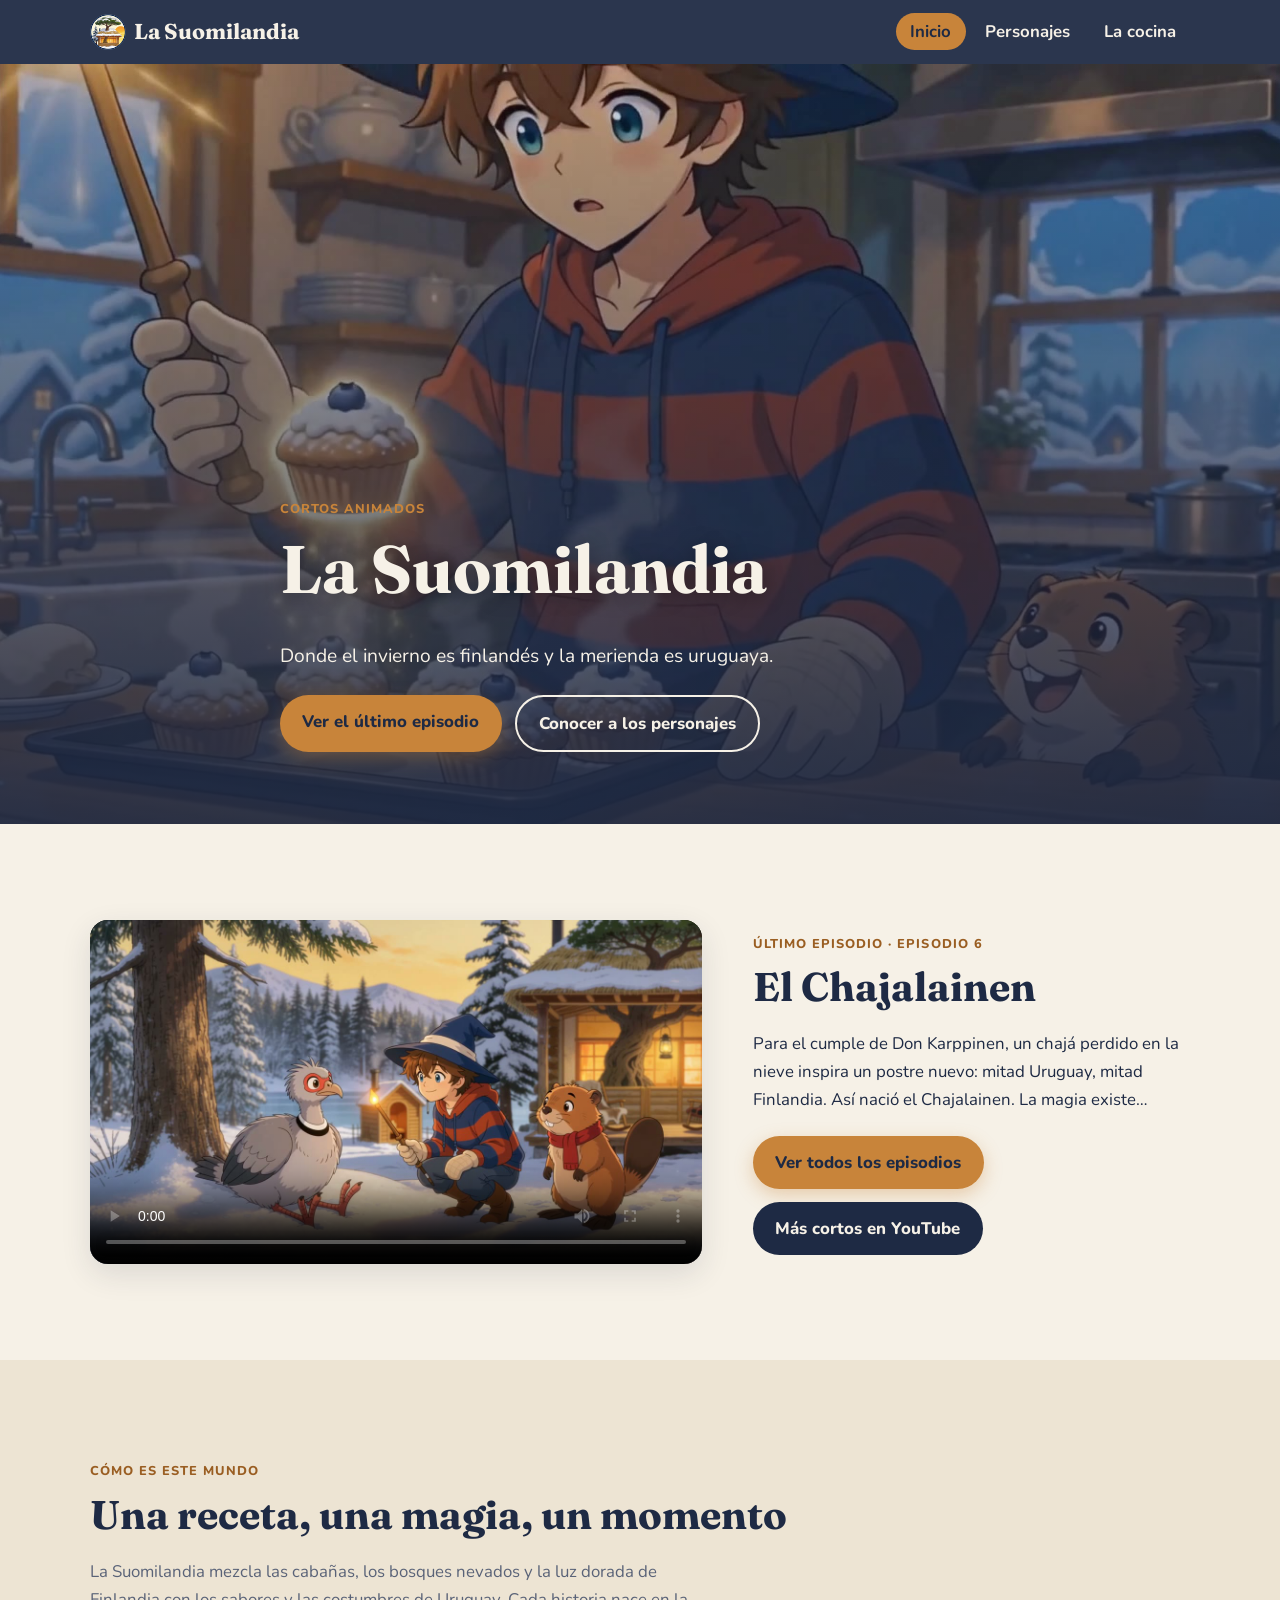
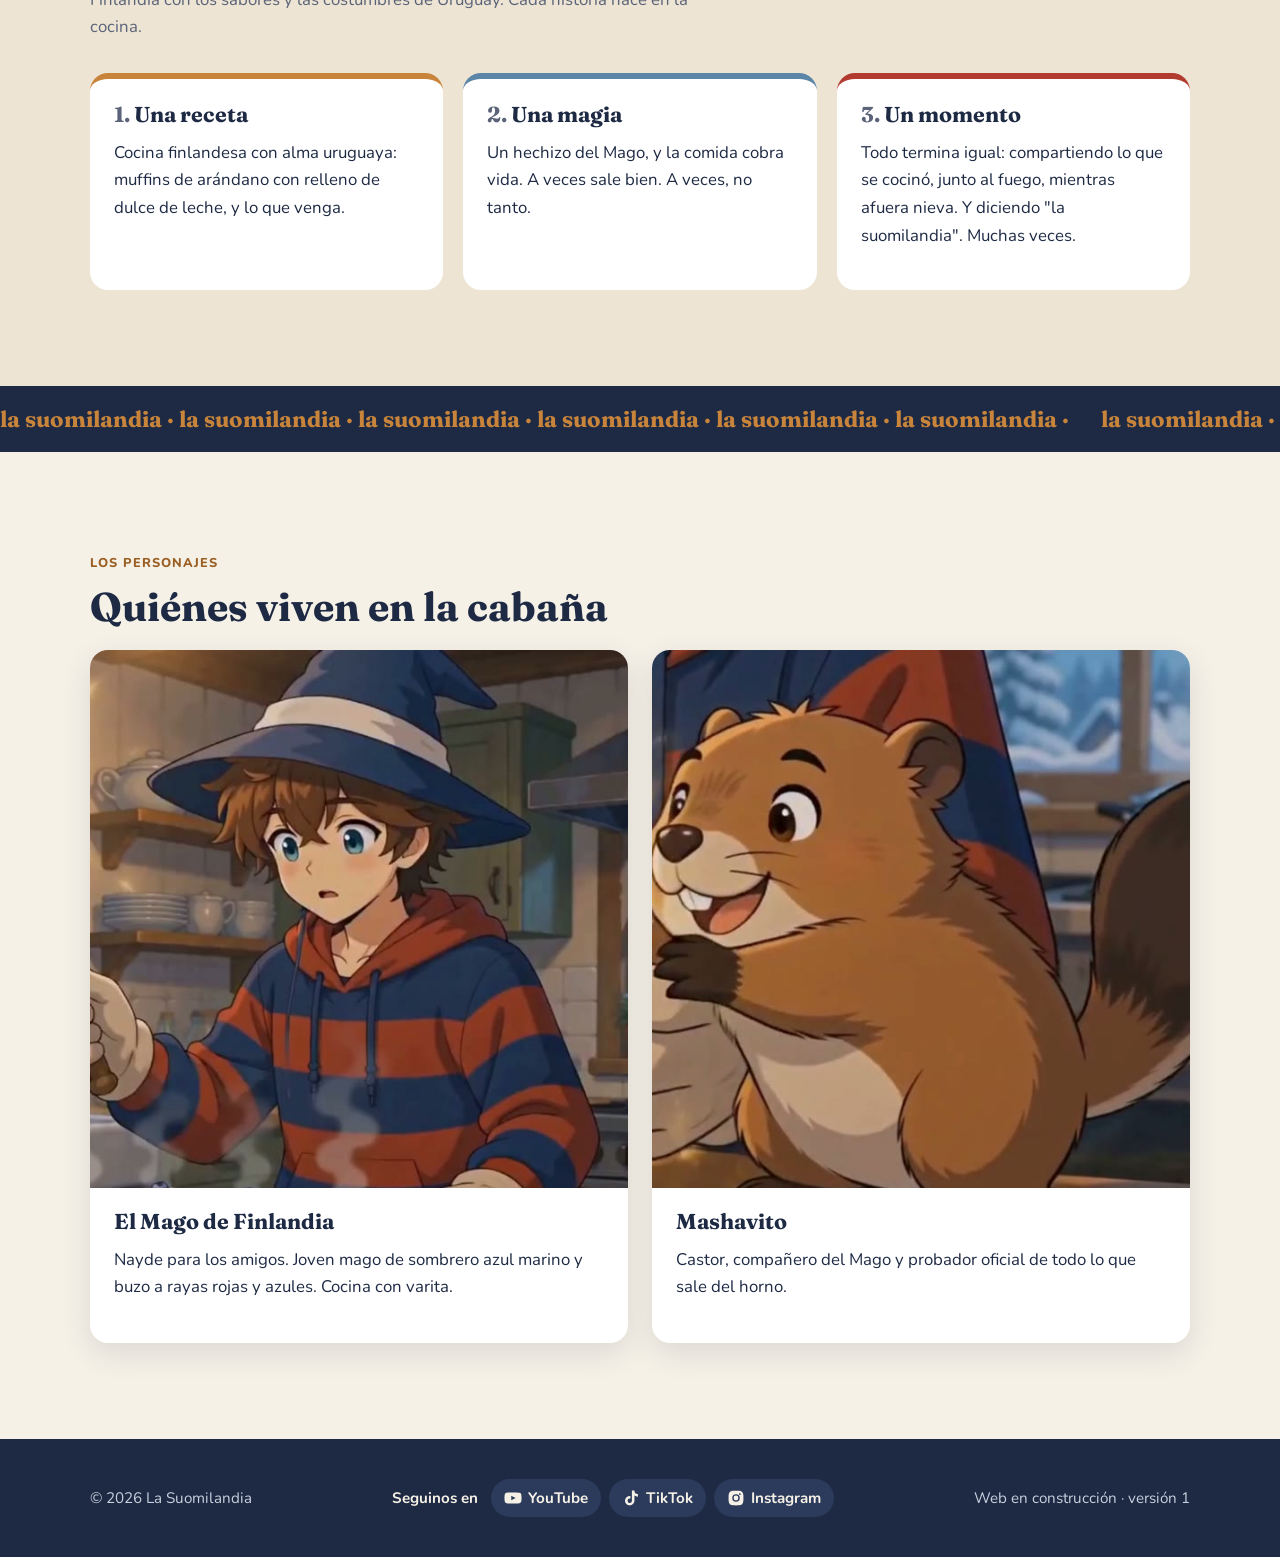
<file: index.html>
<!doctype html>
<html lang="es">
<head>
  <meta charset="utf-8">
  <meta name="viewport" content="width=device-width, initial-scale=1">
  <title>La Suomilandia</title>
  <meta name="description" content="La Suomilandia: un invierno finlandés donde se cocina y se comparte como en Uruguay. Cortos animados con el Mago de Finlandia y Mashavito.">
  <link rel="preconnect" href="https://fonts.googleapis.com">
  <link rel="preconnect" href="https://fonts.gstatic.com" crossorigin>
  <link href="https://fonts.googleapis.com/css2?family=Fraunces:opsz,wght@9..144,600;9..144,700&family=Nunito:wght@400;700;800&display=swap" rel="stylesheet">
  <link rel="stylesheet" href="css/estilos.css">
  <link rel="icon" type="image/png" href="media/icono-64.png">
  <link rel="apple-touch-icon" href="media/icono.png">
</head>
<body>

  <header class="encabezado">
    <div class="contenedor encabezado__fila">
      <a class="logo" href="index.html"><img class="logo__emblema" src="media/icono-64.png" alt="" width="36" height="36"> La Suomilandia</a>
      <button class="menu-boton" aria-expanded="false" aria-controls="menu">Menú</button>
      <ul class="menu" id="menu">
        <li><a href="index.html" aria-current="page">Inicio</a></li>
        <li><a href="personajes.html">Personajes</a></li>
        <li><a href="cocina.html">La cocina</a></li>
      </ul>
    </div>
  </header>

  <main>
    <!-- Portada -->
    <section class="portada">
      <div class="nieve" aria-hidden="true"></div>
      <div class="contenedor portada__texto">
        <span class="etiqueta" style="color: var(--dulce)">Cortos animados</span>
        <h1>La Suomilandia</h1>
        <p>Donde el invierno es finlandés y la merienda es uruguaya.</p>
        <div class="botones">
          <a class="boton" href="#ultimo-episodio">Ver el último episodio</a>
          <a class="boton boton--claro" href="personajes.html">Conocer a los personajes</a>
        </div>
      </div>
    </section>

    <!-- Último episodio -->
    <section class="seccion" id="ultimo-episodio">
      <div class="contenedor dos-columnas">
        <div class="video">
          <video controls preload="metadata" poster="media/chajalainen-poster.jpg">
            <source src="media/chajalainen-ep6.mp4" type="video/mp4">
            Tu navegador no puede reproducir este video.
          </video>
        </div>
        <div>
          <span class="etiqueta">Último episodio · Episodio 6</span>
          <h2>El Chajalainen</h2>
          <p>Para el cumple de Don Karppinen, un chajá perdido en la nieve inspira un postre nuevo: mitad Uruguay, mitad Finlandia. Así nació el Chajalainen. La magia existe…</p>
          <div class="botones">
            <a class="boton" href="cocina.html">Ver todos los episodios</a>
            <a class="boton" style="background:var(--noche);color:var(--nieve);box-shadow:none" href="https://www.youtube.com/@lasuomilandia" target="_blank" rel="noopener">Más cortos en YouTube</a>
          </div>
        </div>
      </div>
    </section>

    <!-- Concepto -->
    <section class="seccion seccion--madera">
      <div class="contenedor">
        <span class="etiqueta">Cómo es este mundo</span>
        <h2>Una receta, una magia, un momento</h2>
        <p class="seccion__intro">La Suomilandia mezcla las cabañas, los bosques nevados y la luz dorada de Finlandia con los sabores y las costumbres de Uruguay. Cada historia nace en la cocina.</p>
        <div class="pilares">
          <div class="pilar">
            <h3>Una receta</h3>
            <p>Cocina finlandesa con alma uruguaya: muffins de arándano con relleno de dulce de leche, y lo que venga.</p>
          </div>
          <div class="pilar">
            <h3>Una magia</h3>
            <p>Un hechizo del Mago, y la comida cobra vida. A veces sale bien. A veces, no tanto.</p>
          </div>
          <div class="pilar">
            <h3>Un momento</h3>
            <p>Todo termina igual: compartiendo lo que se cocinó, junto al fuego, mientras afuera nieva. Y diciendo "la suomilandia". Muchas veces.</p>
          </div>
        </div>
      </div>
    </section>

    <!-- La tradición: "la suomilandia" por tiempo indefinido -->
    <div class="cinta" role="img" aria-label="la suomilandia, repetido por tiempo indefinido">
      <div class="cinta__pista" aria-hidden="true">
        <span>la suomilandia · la suomilandia · la suomilandia · la suomilandia · la suomilandia · la suomilandia ·</span>
        <span>la suomilandia · la suomilandia · la suomilandia · la suomilandia · la suomilandia · la suomilandia ·</span>
      </div>
    </div>

    <!-- Personajes -->
    <section class="seccion">
      <div class="contenedor">
        <span class="etiqueta">Los personajes</span>
        <h2>Quiénes viven en la cabaña</h2>
        <div class="rejilla">
          <a class="tarjeta tarjeta--personaje" href="personajes.html#mago" style="text-decoration:none;color:inherit">
            <img src="media/mago.jpg" alt="El Mago de Finlandia con su sombrero azul marino y su varita, frente a una bandeja de muffins">
            <div class="tarjeta__cuerpo">
              <h3>El Mago de Finlandia</h3>
              <p>Nayde para los amigos. Joven mago de sombrero azul marino y buzo a rayas rojas y azules. Cocina con varita.</p>
            </div>
          </a>
          <a class="tarjeta tarjeta--personaje" href="personajes.html#mashavito" style="text-decoration:none;color:inherit">
            <img src="media/mashavito.jpg" alt="Mashavito, un castor marrón sonriente, sobre la mesa de la cocina">
            <div class="tarjeta__cuerpo">
              <h3>Mashavito</h3>
              <p>Castor, compañero del Mago y probador oficial de todo lo que sale del horno.</p>
            </div>
          </a>
        </div>
      </div>
    </section>
  </main>

  <footer class="pie">
    <div class="contenedor pie__fila">
      <span>© <span class="anio">2026</span> La Suomilandia</span>
      <nav class="redes" aria-label="Redes sociales">
        <span class="redes__titulo">Seguinos en</span>
        <a href="https://www.youtube.com/@lasuomilandia" target="_blank" rel="noopener"><svg viewBox="0 0 24 24" aria-hidden="true"><path d="M23 7.2a3 3 0 0 0-2.1-2.1C19 4.6 12 4.6 12 4.6s-7 0-8.9.5A3 3 0 0 0 1 7.2 31 31 0 0 0 .6 12a31 31 0 0 0 .4 4.8 3 3 0 0 0 2.1 2.1c1.9.5 8.9.5 8.9.5s7 0 8.9-.5a3 3 0 0 0 2.1-2.1 31 31 0 0 0 .4-4.8 31 31 0 0 0-.4-4.8zM9.7 15V9l5.8 3-5.8 3z"/></svg>YouTube</a>
        <a href="https://www.tiktok.com/@lasuomilandia" target="_blank" rel="noopener"><svg viewBox="0 0 24 24" aria-hidden="true"><path d="M16.6 2h-3.4v13.6a2.9 2.9 0 1 1-2.9-2.9c.3 0 .6 0 .9.1V9.3a6.3 6.3 0 1 0 5.4 6.3V8.7a7.9 7.9 0 0 0 4.6 1.5V6.8a4.6 4.6 0 0 1-4.6-4.8z"/></svg>TikTok</a>
        <a href="https://www.instagram.com/la.suomilandia/" target="_blank" rel="noopener"><svg viewBox="0 0 24 24" aria-hidden="true"><path d="M12 2.2c-2.7 0-3 0-4 .1-3.6.2-5.6 2.2-5.8 5.8-.1 1-.1 1.3-.1 3.9s0 3 .1 4c.2 3.6 2.2 5.6 5.8 5.8 1 .1 1.3.1 4 .1s3 0 4-.1c3.6-.2 5.6-2.2 5.8-5.8.1-1 .1-1.3.1-4s0-3-.1-3.9c-.2-3.6-2.2-5.6-5.8-5.8-1-.1-1.3-.1-4-.1zm0 4.8a5 5 0 1 1 0 10 5 5 0 0 1 0-10zm0 1.8a3.2 3.2 0 1 0 0 6.4 3.2 3.2 0 0 0 0-6.4zm5.2-3.2a1.2 1.2 0 1 1 0 2.4 1.2 1.2 0 0 1 0-2.4z"/></svg>Instagram</a>
      </nav>
      <span>Web en construcción · versión 1</span>
    </div>
  </footer>

  <script src="js/principal.js"></script>
</body>
</html>
</file>
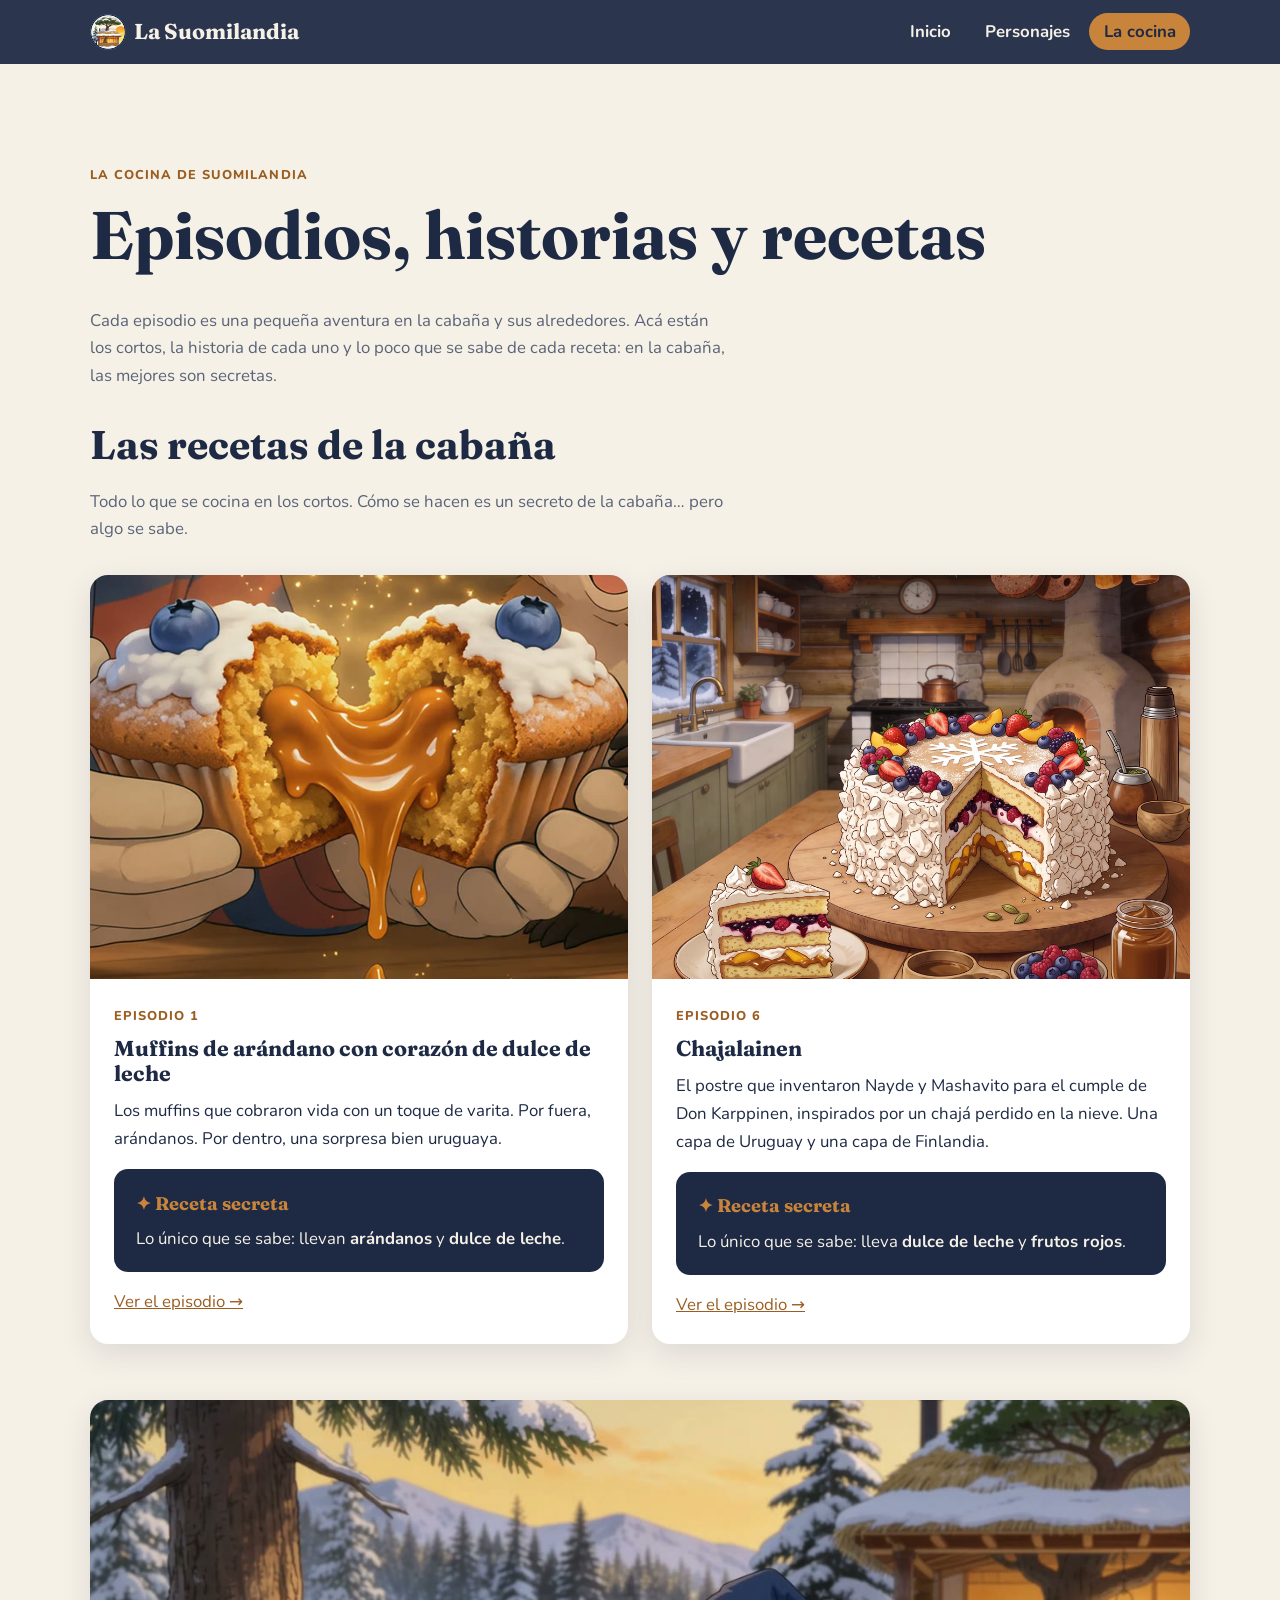
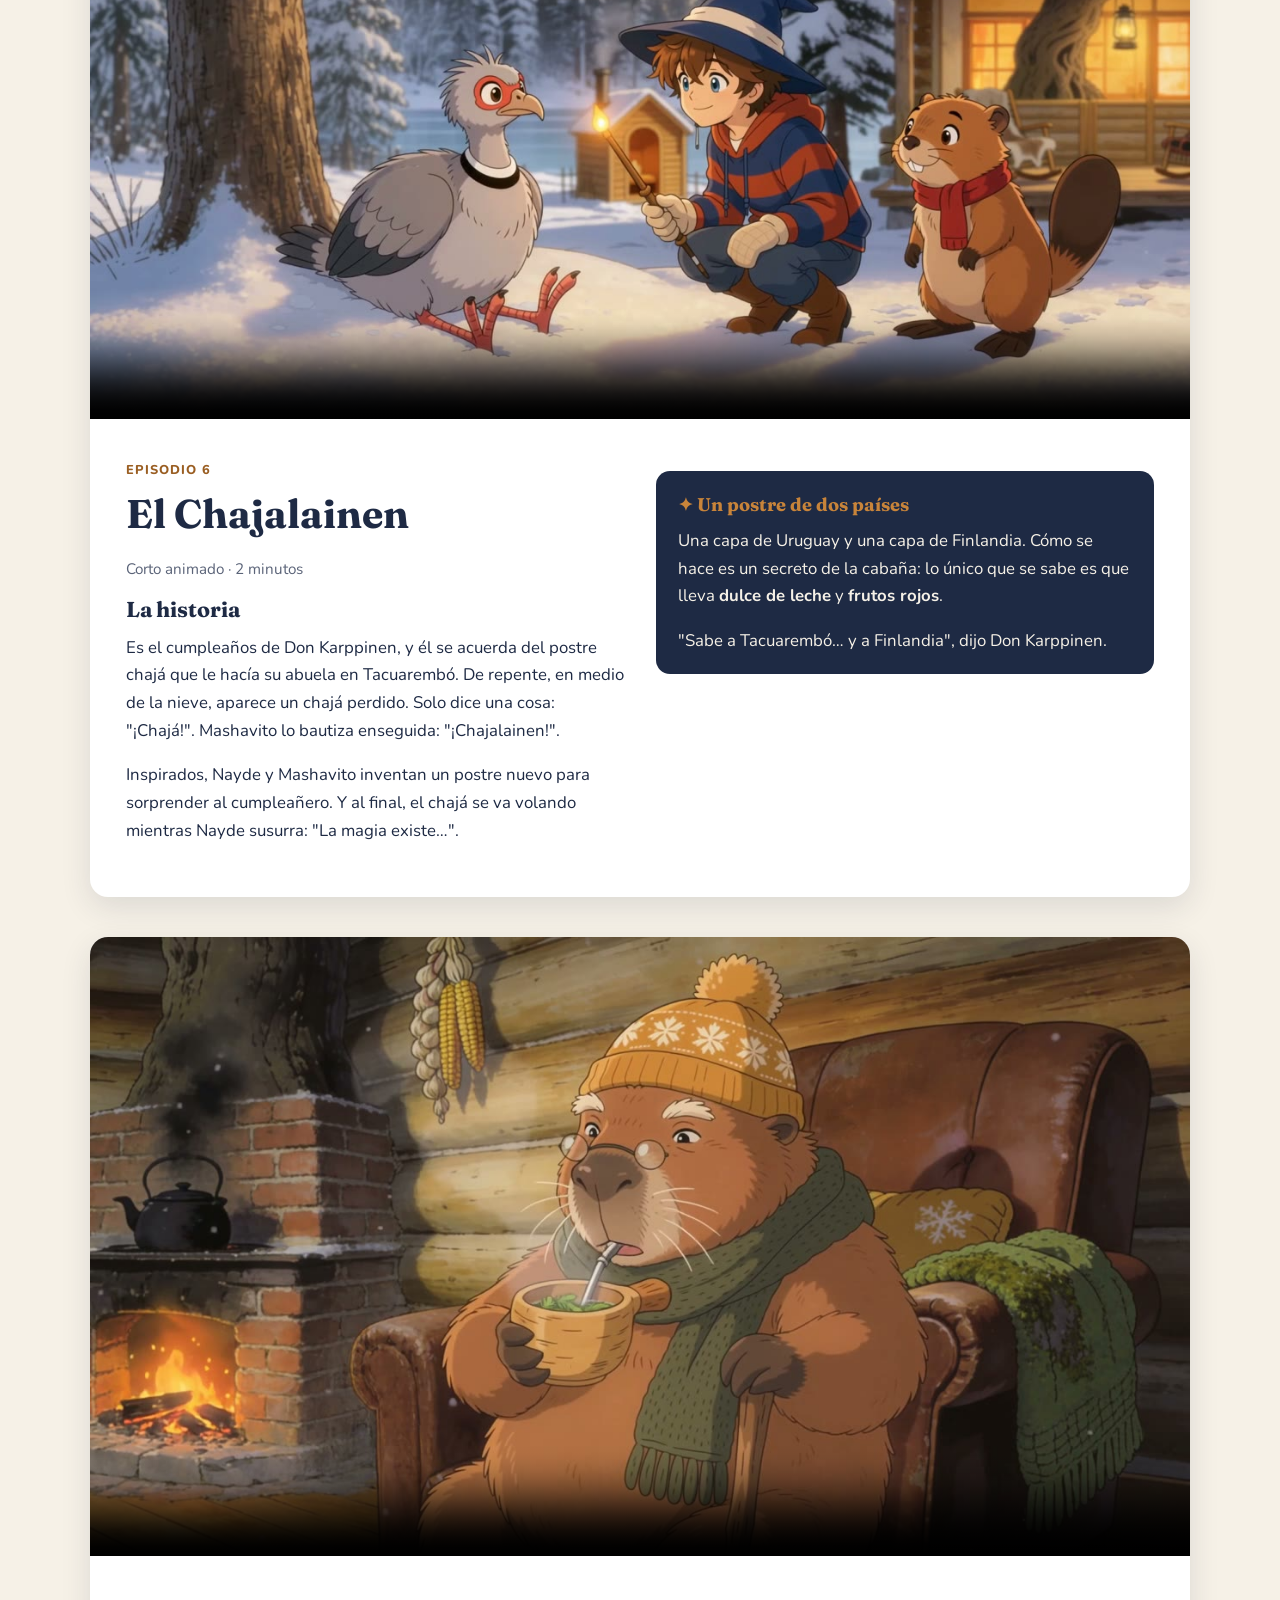
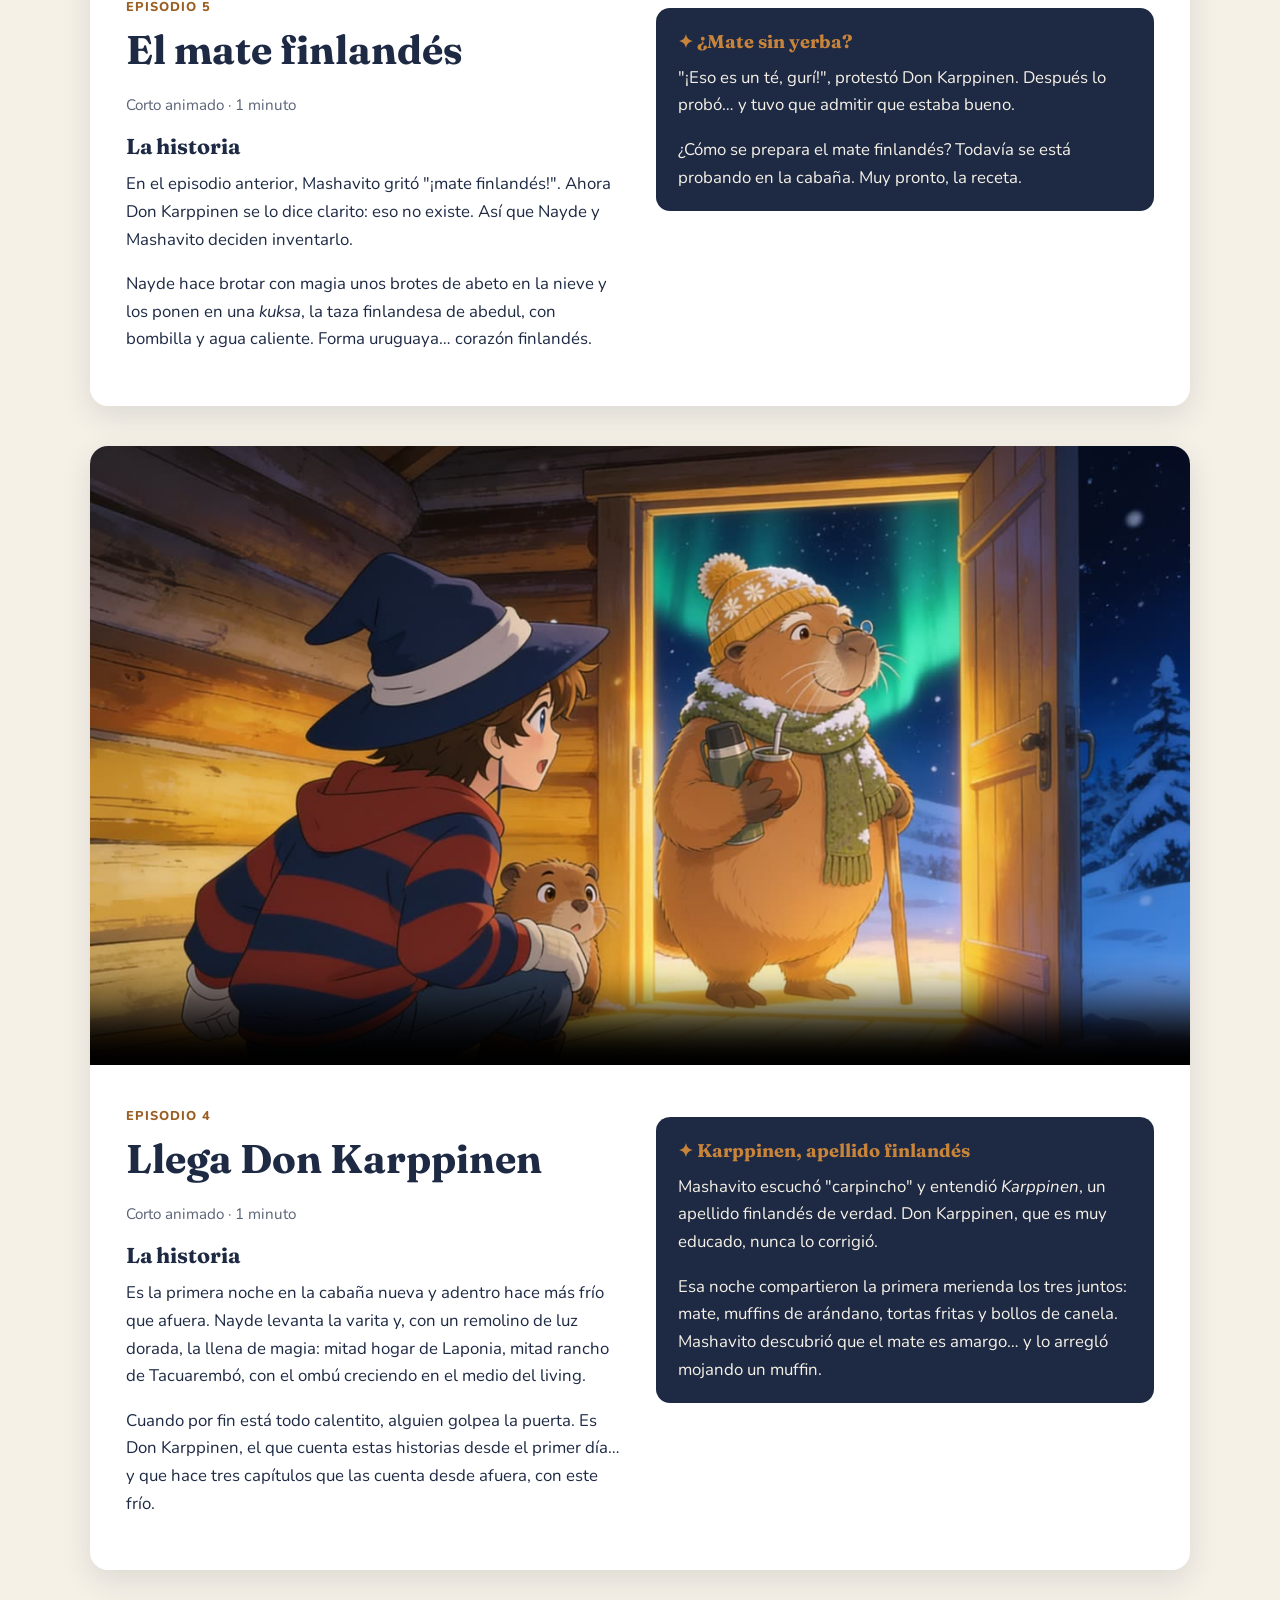
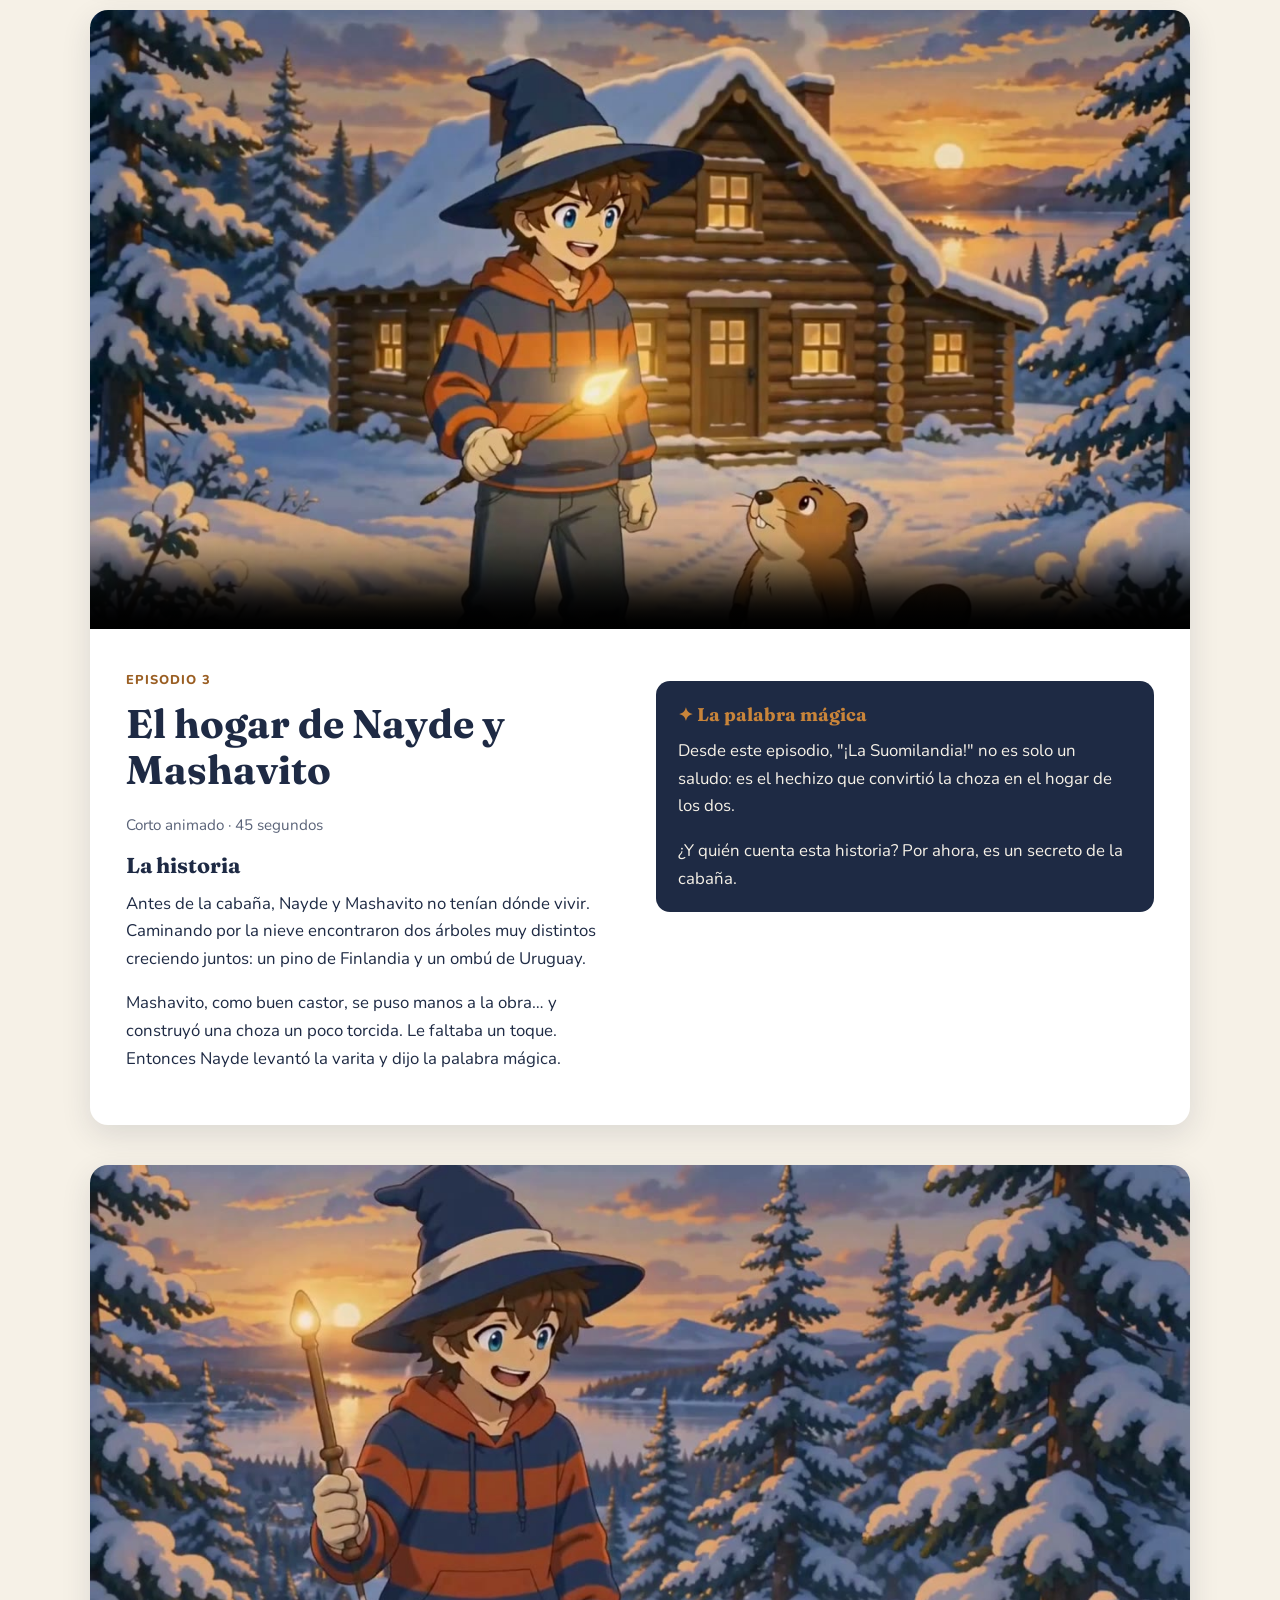
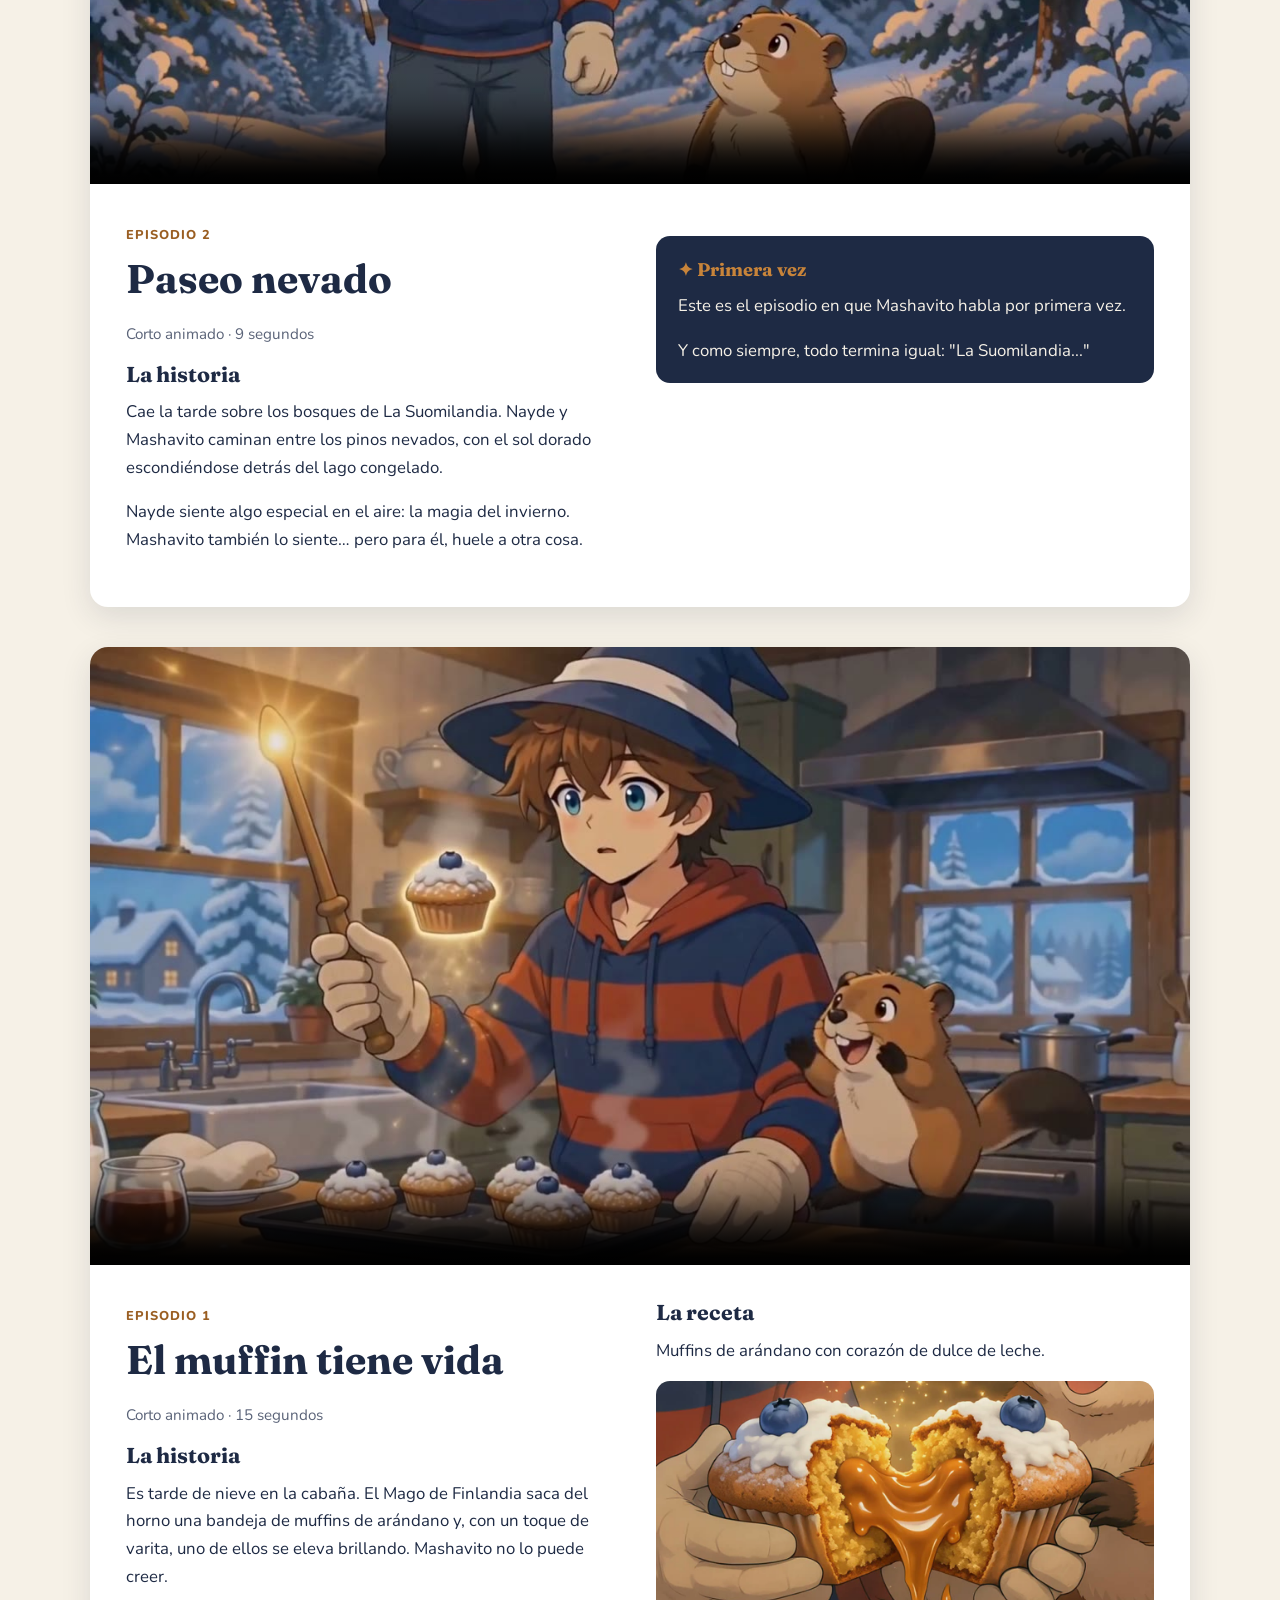
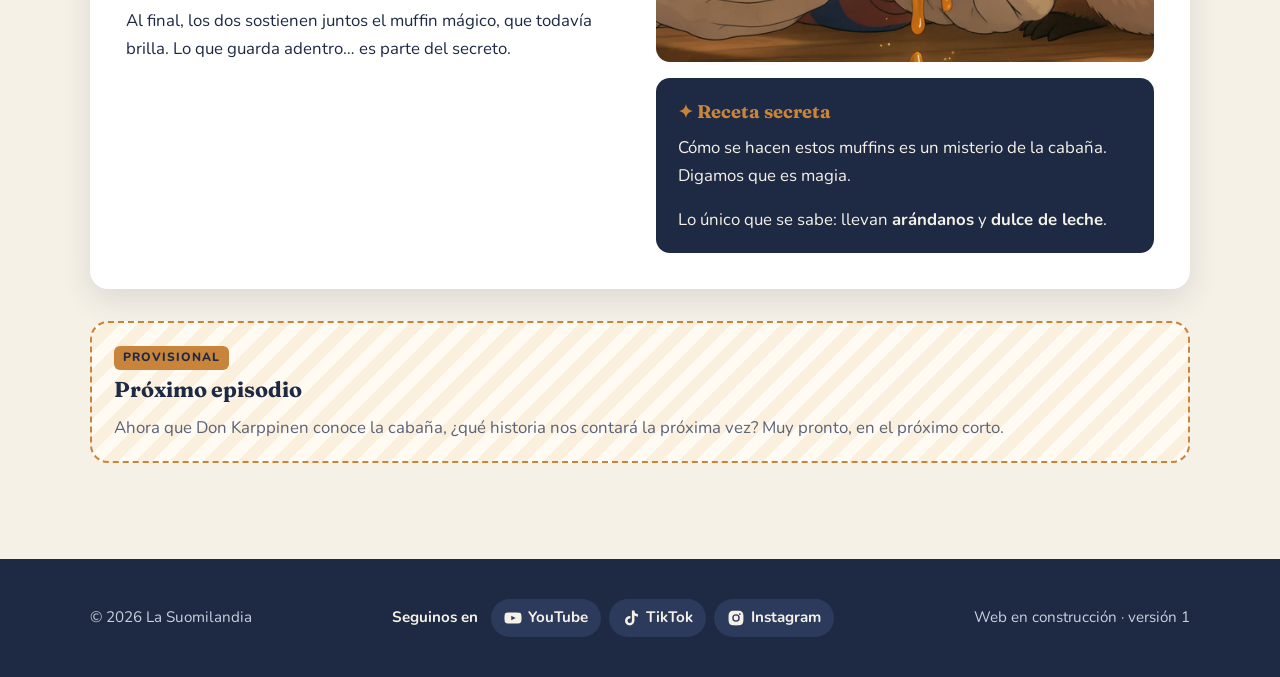
<file: cocina.html>
<!doctype html>
<html lang="es">
<head>
  <meta charset="utf-8">
  <meta name="viewport" content="width=device-width, initial-scale=1">
  <title>La cocina · La Suomilandia</title>
  <meta name="description" content="Episodios, historias y recetas de La Suomilandia: cocina finlandesa con alma uruguaya.">
  <link rel="preconnect" href="https://fonts.googleapis.com">
  <link rel="preconnect" href="https://fonts.gstatic.com" crossorigin>
  <link href="https://fonts.googleapis.com/css2?family=Fraunces:opsz,wght@9..144,600;9..144,700&family=Nunito:wght@400;700;800&display=swap" rel="stylesheet">
  <link rel="stylesheet" href="css/estilos.css">
  <link rel="icon" type="image/png" href="media/icono-64.png">
  <link rel="apple-touch-icon" href="media/icono.png">
</head>
<body>

  <header class="encabezado">
    <div class="contenedor encabezado__fila">
      <a class="logo" href="index.html"><img class="logo__emblema" src="media/icono-64.png" alt="" width="36" height="36"> La Suomilandia</a>
      <button class="menu-boton" aria-expanded="false" aria-controls="menu">Menú</button>
      <ul class="menu" id="menu">
        <li><a href="index.html">Inicio</a></li>
        <li><a href="personajes.html">Personajes</a></li>
        <li><a href="cocina.html" aria-current="page">La cocina</a></li>
      </ul>
    </div>
  </header>

  <main class="seccion">
    <div class="contenedor">
      <span class="etiqueta">La cocina de Suomilandia</span>
      <h1>Episodios, historias y recetas</h1>
      <p class="seccion__intro">Cada episodio es una pequeña aventura en la cabaña y sus alrededores. Acá están los cortos, la historia de cada uno y lo poco que se sabe de cada receta: en la cabaña, las mejores son secretas.</p>

      <!-- Recetas de la cabaña -->
      <section id="recetas" style="margin-bottom:56px">
        <h2>Las recetas de la cabaña</h2>
        <p class="seccion__intro">Todo lo que se cocina en los cortos. Cómo se hacen es un secreto de la cabaña… pero algo se sabe.</p>
        <div class="rejilla">
          <article class="tarjeta">
            <img src="media/relleno-dulce-de-leche.jpg" alt="Un muffin de arándano partido al medio, con el relleno de dulce de leche chorreando">
            <div class="tarjeta__cuerpo">
              <span class="etiqueta">Episodio 1</span>
              <h3>Muffins de arándano con corazón de dulce de leche</h3>
              <p>Los muffins que cobraron vida con un toque de varita. Por fuera, arándanos. Por dentro, una sorpresa bien uruguaya.</p>
              <div class="secreto">
                <h4>Receta secreta</h4>
                <p>Lo único que se sabe: llevan <strong>arándanos</strong> y <strong>dulce de leche</strong>.</p>
              </div>
              <p style="margin:1rem 0 0"><a href="#el-muffin-tiene-vida">Ver el episodio →</a></p>
            </div>
          </article>
          <article class="tarjeta">
            <img src="media/chajalainen-postre.jpg" alt="El Chajalainen: una torta cubierta de merengue, con frutos rojos arriba y una porción cortada que muestra sus capas">
            <div class="tarjeta__cuerpo">
              <span class="etiqueta">Episodio 6</span>
              <h3>Chajalainen</h3>
              <p>El postre que inventaron Nayde y Mashavito para el cumple de Don Karppinen, inspirados por un chajá perdido en la nieve. Una capa de Uruguay y una capa de Finlandia.</p>
              <div class="secreto">
                <h4>Receta secreta</h4>
                <p>Lo único que se sabe: lleva <strong>dulce de leche</strong> y <strong>frutos rojos</strong>.</p>
              </div>
              <p style="margin:1rem 0 0"><a href="#el-chajalainen">Ver el episodio →</a></p>
            </div>
          </article>
        </div>
      </section>

      <!-- Episodio 6 -->
      <article class="episodio" id="el-chajalainen">
        <div class="video" style="border-radius:0;box-shadow:none">
          <video controls preload="metadata" poster="media/chajalainen-poster.jpg">
            <source src="media/chajalainen-ep6.mp4" type="video/mp4">
            Tu navegador no puede reproducir este video.
          </video>
        </div>
        <div class="episodio__cuerpo">
          <div>
            <span class="etiqueta">Episodio 6</span>
            <h2>El Chajalainen</h2>
            <p class="episodio__datos">Corto animado · 2 minutos</p>
            <h3>La historia</h3>
            <p>Es el cumpleaños de Don Karppinen, y él se acuerda del postre chajá que le hacía su abuela en Tacuarembó. De repente, en medio de la nieve, aparece un chajá perdido. Solo dice una cosa: "¡Chajá!". Mashavito lo bautiza enseguida: "¡Chajalainen!".</p>
            <p>Inspirados, Nayde y Mashavito inventan un postre nuevo para sorprender al cumpleañero. Y al final, el chajá se va volando mientras Nayde susurra: "La magia existe…".</p>
          </div>
          <div>
            <div class="secreto">
              <h4>Un postre de dos países</h4>
              <p>Una capa de Uruguay y una capa de Finlandia. Cómo se hace es un secreto de la cabaña: lo único que se sabe es que lleva <strong>dulce de leche</strong> y <strong>frutos rojos</strong>.</p>
              <p>"Sabe a Tacuarembó… y a Finlandia", dijo Don Karppinen.</p>
            </div>
          </div>
        </div>
      </article>

      <!-- Episodio 5 -->
      <article class="episodio" id="el-mate-finlandes">
        <div class="video" style="border-radius:0;box-shadow:none">
          <video controls preload="metadata" poster="media/mate-finlandes-poster.jpg">
            <source src="media/mate-finlandes-ep5.mp4" type="video/mp4">
            Tu navegador no puede reproducir este video.
          </video>
        </div>
        <div class="episodio__cuerpo">
          <div>
            <span class="etiqueta">Episodio 5</span>
            <h2>El mate finlandés</h2>
            <p class="episodio__datos">Corto animado · 1 minuto</p>
            <h3>La historia</h3>
            <p>En el episodio anterior, Mashavito gritó "¡mate finlandés!". Ahora Don Karppinen se lo dice clarito: eso no existe. Así que Nayde y Mashavito deciden inventarlo.</p>
            <p>Nayde hace brotar con magia unos brotes de abeto en la nieve y los ponen en una <em>kuksa</em>, la taza finlandesa de abedul, con bombilla y agua caliente. Forma uruguaya… corazón finlandés.</p>
          </div>
          <div>
            <div class="secreto">
              <h4>¿Mate sin yerba?</h4>
              <p>"¡Eso es un té, gurí!", protestó Don Karppinen. Después lo probó… y tuvo que admitir que estaba bueno.</p>
              <p>¿Cómo se prepara el mate finlandés? Todavía se está probando en la cabaña. Muy pronto, la receta.</p>
            </div>
          </div>
        </div>
      </article>

      <!-- Episodio 4 -->
      <article class="episodio" id="llega-don-karppinen">
        <div class="video" style="border-radius:0;box-shadow:none">
          <video controls preload="metadata" poster="media/llega-don-karppinen-poster.jpg">
            <source src="media/llega-don-karppinen-ep4-v4.mp4" type="video/mp4">
            Tu navegador no puede reproducir este video.
          </video>
        </div>
        <div class="episodio__cuerpo">
          <div>
            <span class="etiqueta">Episodio 4</span>
            <h2>Llega Don Karppinen</h2>
            <p class="episodio__datos">Corto animado · 1 minuto</p>
            <h3>La historia</h3>
            <p>Es la primera noche en la cabaña nueva y adentro hace más frío que afuera. Nayde levanta la varita y, con un remolino de luz dorada, la llena de magia: mitad hogar de Laponia, mitad rancho de Tacuarembó, con el ombú creciendo en el medio del living.</p>
            <p>Cuando por fin está todo calentito, alguien golpea la puerta. Es Don Karppinen, el que cuenta estas historias desde el primer día… y que hace tres capítulos que las cuenta desde afuera, con este frío.</p>
          </div>
          <div>
            <div class="secreto">
              <h4>Karppinen, apellido finlandés</h4>
              <p>Mashavito escuchó "carpincho" y entendió <em>Karppinen</em>, un apellido finlandés de verdad. Don Karppinen, que es muy educado, nunca lo corrigió.</p>
              <p>Esa noche compartieron la primera merienda los tres juntos: mate, muffins de arándano, tortas fritas y bollos de canela. Mashavito descubrió que el mate es amargo… y lo arregló mojando un muffin.</p>
            </div>
          </div>
        </div>
      </article>

      <!-- Episodio 3 -->
      <article class="episodio" id="el-hogar">
        <div class="video" style="border-radius:0;box-shadow:none">
          <video controls preload="metadata" poster="media/el-hogar-poster.jpg">
            <source src="media/el-hogar-ep3.mp4" type="video/mp4">
            Tu navegador no puede reproducir este video.
          </video>
        </div>
        <div class="episodio__cuerpo">
          <div>
            <span class="etiqueta">Episodio 3</span>
            <h2>El hogar de Nayde y Mashavito</h2>
            <p class="episodio__datos">Corto animado · 45 segundos</p>
            <h3>La historia</h3>
            <p>Antes de la cabaña, Nayde y Mashavito no tenían dónde vivir. Caminando por la nieve encontraron dos árboles muy distintos creciendo juntos: un pino de Finlandia y un ombú de Uruguay.</p>
            <p>Mashavito, como buen castor, se puso manos a la obra… y construyó una choza un poco torcida. Le faltaba un toque. Entonces Nayde levantó la varita y dijo la palabra mágica.</p>
          </div>
          <div>
            <div class="secreto">
              <h4>La palabra mágica</h4>
              <p>Desde este episodio, &quot;¡La Suomilandia!&quot; no es solo un saludo: es el hechizo que convirtió la choza en el hogar de los dos.</p>
              <p>¿Y quién cuenta esta historia? Por ahora, es un secreto de la cabaña.</p>
            </div>
          </div>
        </div>
      </article>

      <!-- Episodio 2 -->
      <article class="episodio" id="paseo-nevado">
        <div class="video" style="border-radius:0;box-shadow:none">
          <video controls preload="metadata" poster="media/paseo-nevado-poster.jpg">
            <source src="media/paseo-nevado-ep2-final.mp4" type="video/mp4">
            Tu navegador no puede reproducir este video.
          </video>
        </div>
        <div class="episodio__cuerpo">
          <div>
            <span class="etiqueta">Episodio 2</span>
            <h2>Paseo nevado</h2>
            <p class="episodio__datos">Corto animado · 9 segundos</p>
            <h3>La historia</h3>
            <p>Cae la tarde sobre los bosques de La Suomilandia. Nayde y Mashavito caminan entre los pinos nevados, con el sol dorado escondiéndose detrás del lago congelado.</p>
            <p>Nayde siente algo especial en el aire: la magia del invierno. Mashavito también lo siente… pero para él, huele a otra cosa.</p>
          </div>
          <div>
            <div class="secreto">
              <h4>Primera vez</h4>
              <p>Este es el episodio en que Mashavito habla por primera vez.</p>
              <p>Y como siempre, todo termina igual: &quot;La Suomilandia...&quot;</p>
            </div>
          </div>
        </div>
      </article>

      <!-- Episodio 1 -->
      <article class="episodio" id="el-muffin-tiene-vida">
        <div class="video" style="border-radius:0;box-shadow:none">
          <video controls preload="metadata" poster="media/muffin-poster.jpg">
            <source src="media/el-muffin-tiene-vida-ep1.mp4" type="video/mp4">
            Tu navegador no puede reproducir este video.
          </video>
        </div>
        <div class="episodio__cuerpo">
          <div>
            <span class="etiqueta">Episodio 1</span>
            <h2>El muffin tiene vida</h2>
            <p class="episodio__datos">Corto animado · 15 segundos</p>
            <h3>La historia</h3>
            <p>Es tarde de nieve en la cabaña. El Mago de Finlandia saca del horno una bandeja de muffins de arándano y, con un toque de varita, uno de ellos se eleva brillando. Mashavito no lo puede creer.</p>
            <p>Al final, los dos sostienen juntos el muffin mágico, que todavía brilla. Lo que guarda adentro… es parte del secreto.</p>
          </div>
          <div class="receta">
            <h3>La receta</h3>
            <p>Muffins de arándano con corazón de dulce de leche.</p>
            <img class="relleno" src="media/relleno-dulce-de-leche.jpg" alt="Un muffin de arándano partido al medio, con el relleno de dulce de leche chorreando">
            <div class="secreto">
              <h4>Receta secreta</h4>
              <p>Cómo se hacen estos muffins es un misterio de la cabaña. Digamos que es magia.</p>
              <p>Lo único que se sabe: llevan <strong>arándanos</strong> y <strong>dulce de leche</strong>.</p>
            </div>
          </div>
        </div>
      </article>

      <!-- Próximo episodio -->
      <div class="provisional" style="margin-top:32px">
        <h3 style="margin-top:0">Próximo episodio</h3>
        <p>Ahora que Don Karppinen conoce la cabaña, ¿qué historia nos contará la próxima vez? Muy pronto, en el próximo corto.</p>
      </div>
    </div>
  </main>

  <footer class="pie">
    <div class="contenedor pie__fila">
      <span>© <span class="anio">2026</span> La Suomilandia</span>
      <nav class="redes" aria-label="Redes sociales">
        <span class="redes__titulo">Seguinos en</span>
        <a href="https://www.youtube.com/@lasuomilandia" target="_blank" rel="noopener"><svg viewBox="0 0 24 24" aria-hidden="true"><path d="M23 7.2a3 3 0 0 0-2.1-2.1C19 4.6 12 4.6 12 4.6s-7 0-8.9.5A3 3 0 0 0 1 7.2 31 31 0 0 0 .6 12a31 31 0 0 0 .4 4.8 3 3 0 0 0 2.1 2.1c1.9.5 8.9.5 8.9.5s7 0 8.9-.5a3 3 0 0 0 2.1-2.1 31 31 0 0 0 .4-4.8 31 31 0 0 0-.4-4.8zM9.7 15V9l5.8 3-5.8 3z"/></svg>YouTube</a>
        <a href="https://www.tiktok.com/@lasuomilandia" target="_blank" rel="noopener"><svg viewBox="0 0 24 24" aria-hidden="true"><path d="M16.6 2h-3.4v13.6a2.9 2.9 0 1 1-2.9-2.9c.3 0 .6 0 .9.1V9.3a6.3 6.3 0 1 0 5.4 6.3V8.7a7.9 7.9 0 0 0 4.6 1.5V6.8a4.6 4.6 0 0 1-4.6-4.8z"/></svg>TikTok</a>
        <a href="https://www.instagram.com/la.suomilandia/" target="_blank" rel="noopener"><svg viewBox="0 0 24 24" aria-hidden="true"><path d="M12 2.2c-2.7 0-3 0-4 .1-3.6.2-5.6 2.2-5.8 5.8-.1 1-.1 1.3-.1 3.9s0 3 .1 4c.2 3.6 2.2 5.6 5.8 5.8 1 .1 1.3.1 4 .1s3 0 4-.1c3.6-.2 5.6-2.2 5.8-5.8.1-1 .1-1.3.1-4s0-3-.1-3.9c-.2-3.6-2.2-5.6-5.8-5.8-1-.1-1.3-.1-4-.1zm0 4.8a5 5 0 1 1 0 10 5 5 0 0 1 0-10zm0 1.8a3.2 3.2 0 1 0 0 6.4 3.2 3.2 0 0 0 0-6.4zm5.2-3.2a1.2 1.2 0 1 1 0 2.4 1.2 1.2 0 0 1 0-2.4z"/></svg>Instagram</a>
      </nav>
      <span>Web en construcción · versión 1</span>
    </div>
  </footer>

  <script src="js/principal.js"></script>
</body>
</html>
</file>
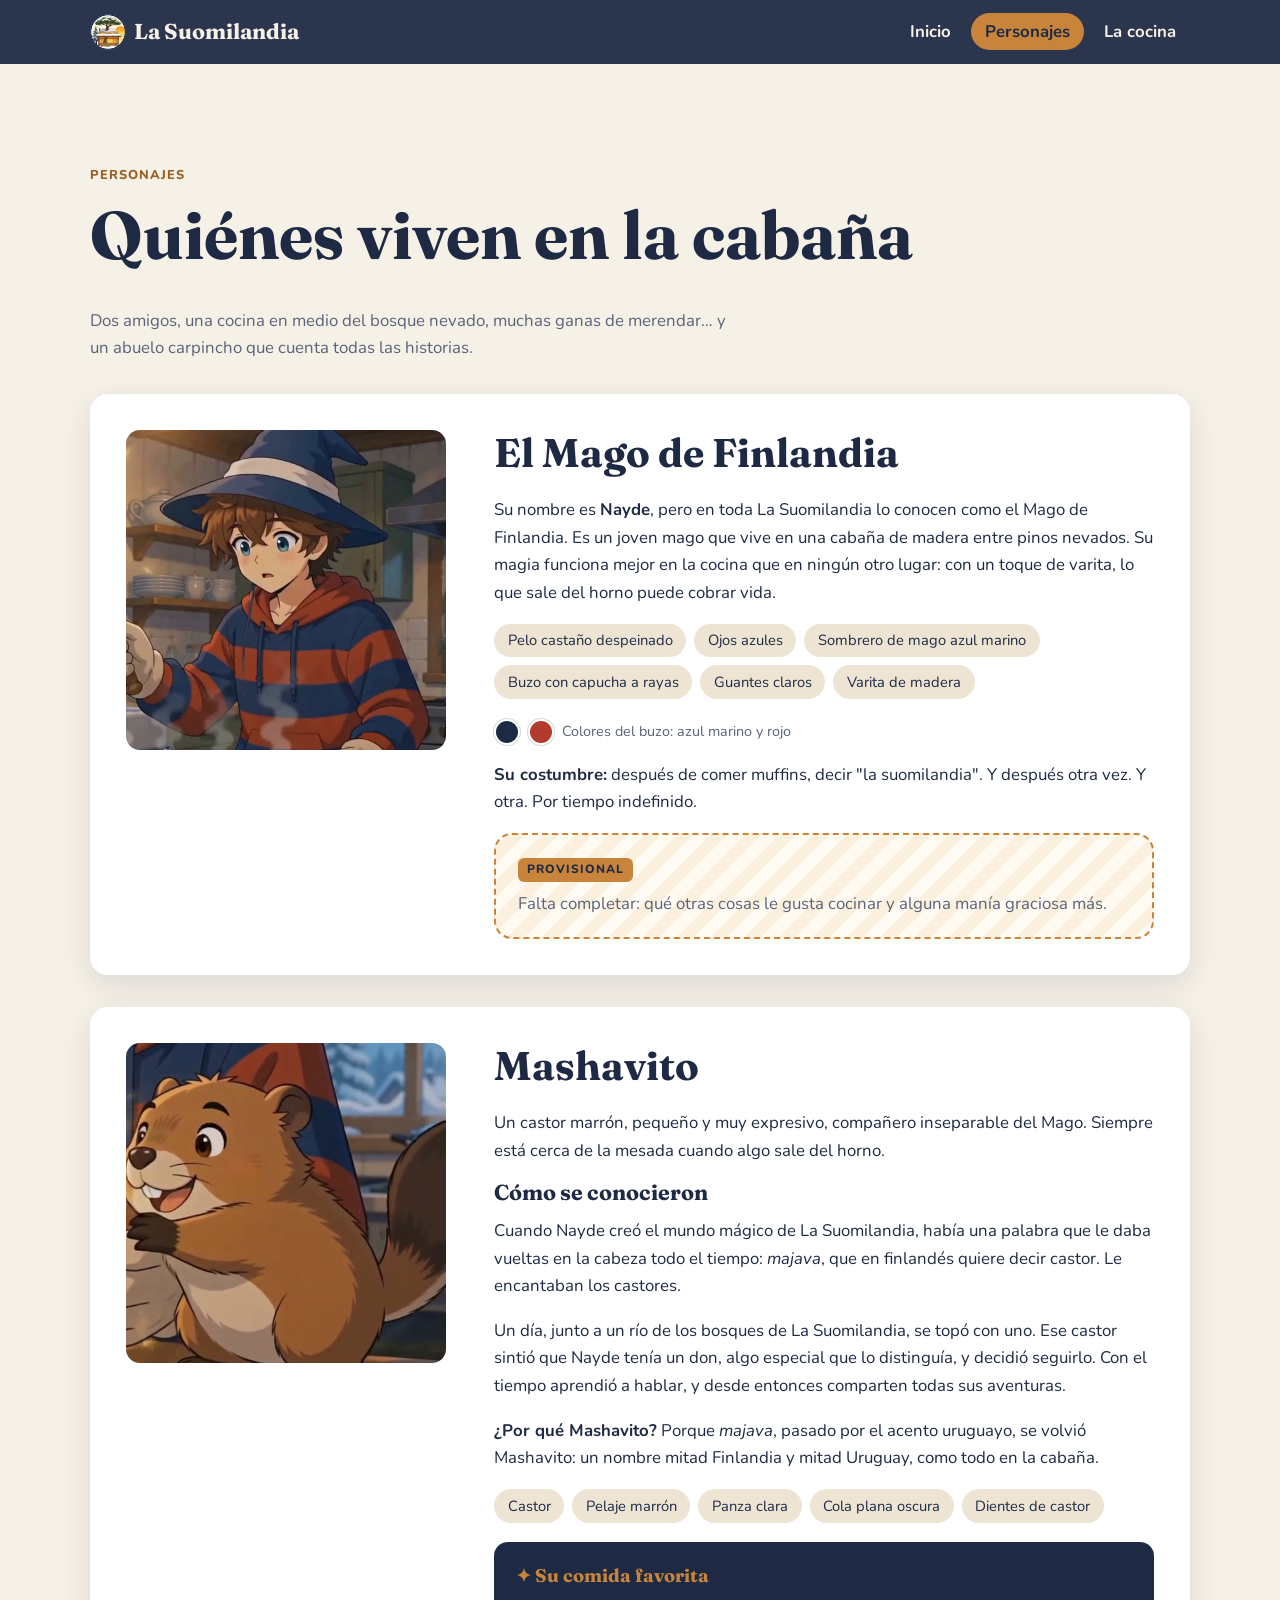
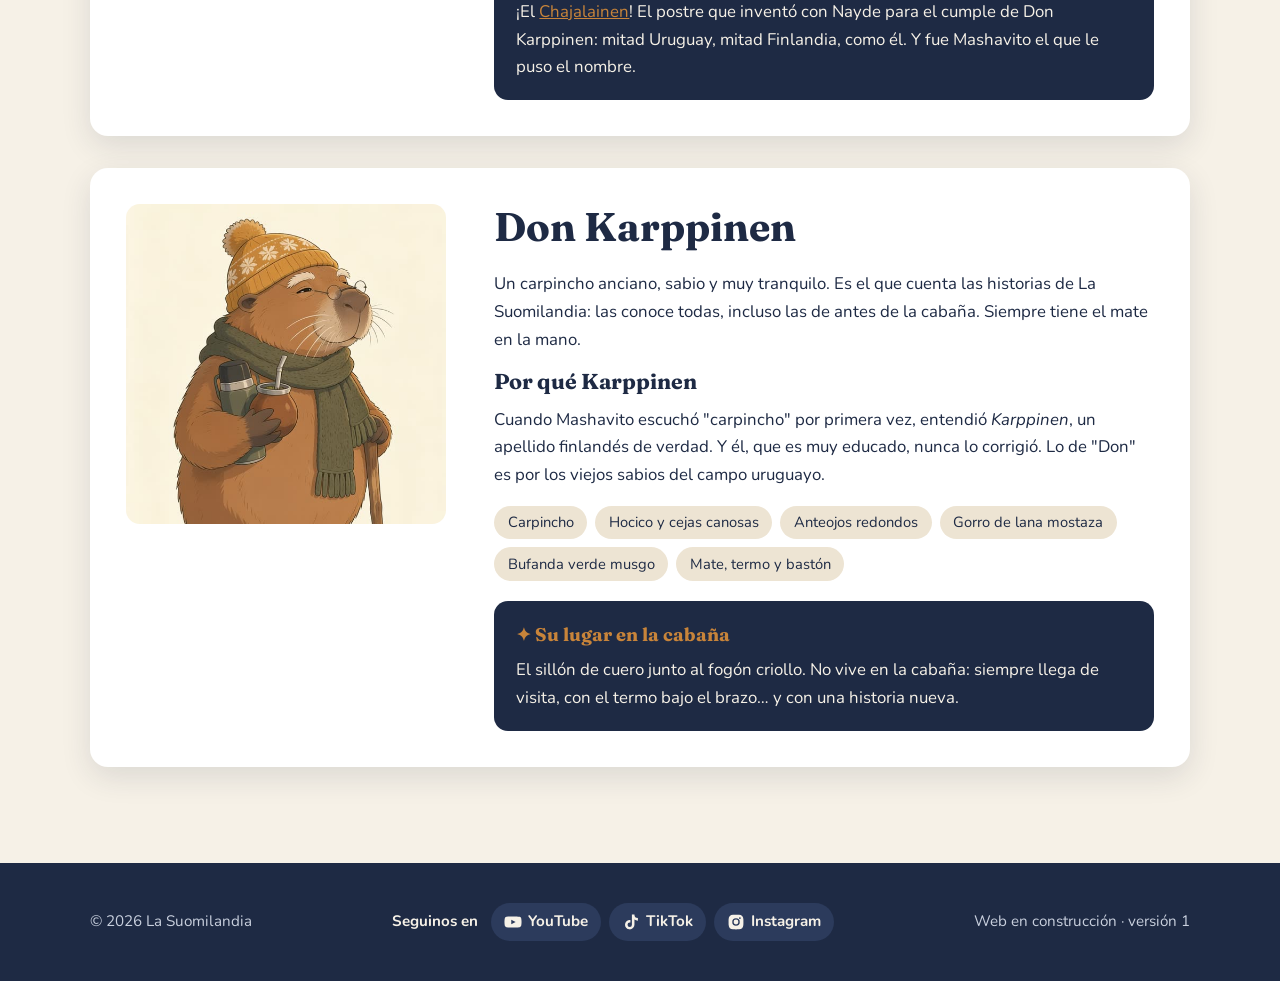
<file: personajes.html>
<!doctype html>
<html lang="es">
<head>
  <meta charset="utf-8">
  <meta name="viewport" content="width=device-width, initial-scale=1">
  <title>Personajes · La Suomilandia</title>
  <meta name="description" content="Conocé al Mago de Finlandia y a Mashavito, los protagonistas de La Suomilandia.">
  <link rel="preconnect" href="https://fonts.googleapis.com">
  <link rel="preconnect" href="https://fonts.gstatic.com" crossorigin>
  <link href="https://fonts.googleapis.com/css2?family=Fraunces:opsz,wght@9..144,600;9..144,700&family=Nunito:wght@400;700;800&display=swap" rel="stylesheet">
  <link rel="stylesheet" href="css/estilos.css">
  <link rel="icon" type="image/png" href="media/icono-64.png">
  <link rel="apple-touch-icon" href="media/icono.png">
</head>
<body>

  <header class="encabezado">
    <div class="contenedor encabezado__fila">
      <a class="logo" href="index.html"><img class="logo__emblema" src="media/icono-64.png" alt="" width="36" height="36"> La Suomilandia</a>
      <button class="menu-boton" aria-expanded="false" aria-controls="menu">Menú</button>
      <ul class="menu" id="menu">
        <li><a href="index.html">Inicio</a></li>
        <li><a href="personajes.html" aria-current="page">Personajes</a></li>
        <li><a href="cocina.html">La cocina</a></li>
      </ul>
    </div>
  </header>

  <main class="seccion">
    <div class="contenedor">
      <span class="etiqueta">Personajes</span>
      <h1>Quiénes viven en la cabaña</h1>
      <p class="seccion__intro">Dos amigos, una cocina en medio del bosque nevado, muchas ganas de merendar… y un abuelo carpincho que cuenta todas las historias.</p>

      <!-- El Mago de Finlandia -->
      <article class="ficha" id="mago">
        <img src="media/mago.jpg" alt="El Mago de Finlandia: pelo castaño despeinado, ojos azules, sombrero de mago azul marino con banda clara y buzo a rayas rojas y azul marino">
        <div>
          <h2>El Mago de Finlandia</h2>
          <p>Su nombre es <strong>Nayde</strong>, pero en toda La Suomilandia lo conocen como el Mago de Finlandia. Es un joven mago que vive en una cabaña de madera entre pinos nevados. Su magia funciona mejor en la cocina que en ningún otro lugar: con un toque de varita, lo que sale del horno puede cobrar vida.</p>
          <ul class="rasgos">
            <li>Pelo castaño despeinado</li>
            <li>Ojos azules</li>
            <li>Sombrero de mago azul marino</li>
            <li>Buzo con capucha a rayas</li>
            <li>Guantes claros</li>
            <li>Varita de madera</li>
          </ul>
          <div class="muestras">
            <span class="muestra" style="background:#1E2A44" title="Azul marino"></span>
            <span class="muestra" style="background:#B23A2E" title="Rojo"></span>
            <span>Colores del buzo: azul marino y rojo</span>
          </div>
          <p><strong>Su costumbre:</strong> después de comer muffins, decir "la suomilandia". Y después otra vez. Y otra. Por tiempo indefinido.</p>
          <div class="provisional">
            <p>Falta completar: qué otras cosas le gusta cocinar y alguna manía graciosa más.</p>
          </div>
        </div>
      </article>

      <!-- Mashavito -->
      <article class="ficha" id="mashavito">
        <img src="media/mashavito.jpg" alt="Mashavito, un castor marrón de panza clara y cola plana oscura, sonriendo">
        <div>
          <h2>Mashavito</h2>
          <p>Un castor marrón, pequeño y muy expresivo, compañero inseparable del Mago. Siempre está cerca de la mesada cuando algo sale del horno.</p>
          <h3>Cómo se conocieron</h3>
          <p>Cuando Nayde creó el mundo mágico de La Suomilandia, había una palabra que le daba vueltas en la cabeza todo el tiempo: <em>majava</em>, que en finlandés quiere decir castor. Le encantaban los castores.</p>
          <p>Un día, junto a un río de los bosques de La Suomilandia, se topó con uno. Ese castor sintió que Nayde tenía un don, algo especial que lo distinguía, y decidió seguirlo. Con el tiempo aprendió a hablar, y desde entonces comparten todas sus aventuras.</p>
          <p><strong>¿Por qué Mashavito?</strong> Porque <em>majava</em>, pasado por el acento uruguayo, se volvió Mashavito: un nombre mitad Finlandia y mitad Uruguay, como todo en la cabaña.</p>
          <ul class="rasgos">
            <li>Castor</li>
            <li>Pelaje marrón</li>
            <li>Panza clara</li>
            <li>Cola plana oscura</li>
            <li>Dientes de castor</li>
          </ul>
          <div class="secreto">
            <h4>Su comida favorita</h4>
            <p>¡El <a href="cocina.html#recetas" style="color:var(--dulce)">Chajalainen</a>! El postre que inventó con Nayde para el cumple de Don Karppinen: mitad Uruguay, mitad Finlandia, como él. Y fue Mashavito el que le puso el nombre.</p>
          </div>
        </div>
      </article>

      <!-- Don Karppinen -->
      <article class="ficha" id="don-karppinen">
        <img src="media/karppinen.jpg" alt="Don Karppinen, un carpincho anciano con gorro de lana mostaza con copos de nieve, anteojos redondos, bufanda verde, mate, termo y bastón">
        <div>
          <h2>Don Karppinen</h2>
          <p>Un carpincho anciano, sabio y muy tranquilo. Es el que cuenta las historias de La Suomilandia: las conoce todas, incluso las de antes de la cabaña. Siempre tiene el mate en la mano.</p>
          <h3>Por qué Karppinen</h3>
          <p>Cuando Mashavito escuchó "carpincho" por primera vez, entendió <em>Karppinen</em>, un apellido finlandés de verdad. Y él, que es muy educado, nunca lo corrigió. Lo de "Don" es por los viejos sabios del campo uruguayo.</p>
          <ul class="rasgos">
            <li>Carpincho</li>
            <li>Hocico y cejas canosas</li>
            <li>Anteojos redondos</li>
            <li>Gorro de lana mostaza</li>
            <li>Bufanda verde musgo</li>
            <li>Mate, termo y bastón</li>
          </ul>
          <div class="secreto">
            <h4>Su lugar en la cabaña</h4>
            <p>El sillón de cuero junto al fogón criollo. No vive en la cabaña: siempre llega de visita, con el termo bajo el brazo… y con una historia nueva.</p>
          </div>
        </div>
      </article>
    </div>
  </main>

  <footer class="pie">
    <div class="contenedor pie__fila">
      <span>© <span class="anio">2026</span> La Suomilandia</span>
      <nav class="redes" aria-label="Redes sociales">
        <span class="redes__titulo">Seguinos en</span>
        <a href="https://www.youtube.com/@lasuomilandia" target="_blank" rel="noopener"><svg viewBox="0 0 24 24" aria-hidden="true"><path d="M23 7.2a3 3 0 0 0-2.1-2.1C19 4.6 12 4.6 12 4.6s-7 0-8.9.5A3 3 0 0 0 1 7.2 31 31 0 0 0 .6 12a31 31 0 0 0 .4 4.8 3 3 0 0 0 2.1 2.1c1.9.5 8.9.5 8.9.5s7 0 8.9-.5a3 3 0 0 0 2.1-2.1 31 31 0 0 0 .4-4.8 31 31 0 0 0-.4-4.8zM9.7 15V9l5.8 3-5.8 3z"/></svg>YouTube</a>
        <a href="https://www.tiktok.com/@lasuomilandia" target="_blank" rel="noopener"><svg viewBox="0 0 24 24" aria-hidden="true"><path d="M16.6 2h-3.4v13.6a2.9 2.9 0 1 1-2.9-2.9c.3 0 .6 0 .9.1V9.3a6.3 6.3 0 1 0 5.4 6.3V8.7a7.9 7.9 0 0 0 4.6 1.5V6.8a4.6 4.6 0 0 1-4.6-4.8z"/></svg>TikTok</a>
        <a href="https://www.instagram.com/la.suomilandia/" target="_blank" rel="noopener"><svg viewBox="0 0 24 24" aria-hidden="true"><path d="M12 2.2c-2.7 0-3 0-4 .1-3.6.2-5.6 2.2-5.8 5.8-.1 1-.1 1.3-.1 3.9s0 3 .1 4c.2 3.6 2.2 5.6 5.8 5.8 1 .1 1.3.1 4 .1s3 0 4-.1c3.6-.2 5.6-2.2 5.8-5.8.1-1 .1-1.3.1-4s0-3-.1-3.9c-.2-3.6-2.2-5.6-5.8-5.8-1-.1-1.3-.1-4-.1zm0 4.8a5 5 0 1 1 0 10 5 5 0 0 1 0-10zm0 1.8a3.2 3.2 0 1 0 0 6.4 3.2 3.2 0 0 0 0-6.4zm5.2-3.2a1.2 1.2 0 1 1 0 2.4 1.2 1.2 0 0 1 0-2.4z"/></svg>Instagram</a>
      </nav>
      <span>Web en construcción · versión 1</span>
    </div>
  </footer>

  <script src="js/principal.js"></script>
</body>
</html>
</file>
<file: css/estilos.css>
/* =========================================================
   La Suomilandia — estilos de la web (versión 1)
   Colores tomados del corto "El muffin tiene vida".
   Para cambiar un color en TODA la web, cambialo acá abajo.
   ========================================================= */
:root {
  --nieve: #F6F1E7;          /* fondo claro: nieve y masa de muffin */
  --nieve-2: #EDE4D3;        /* fondo de tarjetas */
  --noche: #1E2A44;          /* texto y fondo oscuro: sombrero del Mago */
  --noche-2: #2C3B5C;
  --dulce: #C8843A;          /* acento cálido: dulce de leche */
  --dulce-oscuro: #9A5E22;
  --rojo-buzo: #B23A2E;      /* rayas rojas del buzo del Mago */
  --lago: #5B86A8;           /* acento frío: ventanas y arándanos */
  --pino: #7A4E2D;           /* madera de la cabaña */
  --texto: #1E2A44;
  --texto-suave: #5A6378;

  --letra-titulos: "Fraunces", Georgia, serif;
  --letra-texto: "Nunito", "Segoe UI", system-ui, sans-serif;
  --radio: 18px;
  --sombra: 0 10px 30px rgba(30, 42, 68, 0.12);
  --ancho: 1100px;
}

* { box-sizing: border-box; }
html { scroll-behavior: smooth; scroll-padding-top: 80px; }
body {
  margin: 0;
  background: var(--nieve);
  color: var(--texto);
  font-family: var(--letra-texto);
  font-size: 1.05rem;
  line-height: 1.65;
}
img, video { max-width: 100%; display: block; }
a { color: var(--dulce-oscuro); }
h1, h2, h3 { font-family: var(--letra-titulos); line-height: 1.15; margin: 0 0 .5em; color: var(--noche); }
h1 { font-size: clamp(2.3rem, 6vw, 4.2rem); }
h2 { font-size: clamp(1.7rem, 3.5vw, 2.5rem); }
h3 { font-size: 1.35rem; }
p { margin: 0 0 1em; }

.contenedor { width: min(var(--ancho), 100% - 32px); margin-inline: auto; }
.seccion { padding: clamp(48px, 8vw, 96px) 0; }
.seccion--madera { background: var(--nieve-2); }
.seccion__intro { max-width: 640px; color: var(--texto-suave); margin-bottom: 2rem; }
.etiqueta {
  display: inline-block; font-size: .8rem; font-weight: 800; letter-spacing: .08em;
  text-transform: uppercase; color: var(--dulce-oscuro); margin-bottom: .6rem;
}

/* ---------- Encabezado y menú ---------- */
.encabezado {
  position: sticky; top: 0; z-index: 10;
  background: rgba(30, 42, 68, .94); backdrop-filter: blur(6px);
  color: var(--nieve);
}
.encabezado__fila { display: flex; align-items: center; justify-content: space-between; height: 64px; }
.logo {
  font-family: var(--letra-titulos); font-weight: 700; font-size: 1.35rem;
  color: var(--nieve); text-decoration: none; display: flex; align-items: center; gap: .5rem;
}
.logo__copo { color: var(--dulce); }
.logo__emblema { width: 36px; height: 36px; border-radius: 50%; display: block; }
.menu { display: flex; gap: .3rem; list-style: none; margin: 0; padding: 0; }
.menu a {
  color: var(--nieve); text-decoration: none; font-weight: 700;
  padding: .45rem .9rem; border-radius: 999px;
}
.menu a:hover, .menu a[aria-current="page"] { background: var(--dulce); color: var(--noche); }
.menu-boton {
  display: none; background: none; border: 2px solid var(--nieve); color: var(--nieve);
  border-radius: 10px; padding: .35rem .7rem; font: inherit; font-weight: 700; cursor: pointer;
}
@media (max-width: 720px) {
  .menu-boton { display: block; }
  .menu {
    display: none; position: absolute; left: 0; right: 0; top: 64px;
    flex-direction: column; background: var(--noche); padding: .5rem 16px 1rem;
  }
  .menu.abierto { display: flex; }
  .menu a { display: block; }
}

/* ---------- Portada (inicio) ---------- */
.portada {
  position: relative; overflow: hidden; color: var(--nieve);
  min-height: min(88vh, 760px); display: grid; align-items: end;
  background: var(--noche) url("../media/portada.jpg") center / cover no-repeat;
}
.portada::before {
  content: ""; position: absolute; inset: 0;
  background: linear-gradient(180deg, rgba(30,42,68,.15) 0%, rgba(30,42,68,.55) 55%, rgba(30,42,68,.92) 100%);
}
.portada__texto { position: relative; padding-bottom: clamp(40px, 8vh, 90px); max-width: 720px; }
.portada h1 { color: var(--nieve); text-shadow: 0 3px 20px rgba(0,0,0,.35); }
.portada p { font-size: 1.2rem; max-width: 560px; }

.boton {
  display: inline-block; background: var(--dulce); color: var(--noche);
  font-weight: 800; text-decoration: none; padding: .8rem 1.4rem; border-radius: 999px;
  box-shadow: 0 6px 18px rgba(200,132,58,.35); transition: transform .15s;
}
.boton:hover { transform: translateY(-2px); }
.boton--claro { background: transparent; color: var(--nieve); border: 2px solid var(--nieve); box-shadow: none; }
.botones { display: flex; flex-wrap: wrap; gap: .8rem; margin-top: 1.4rem; }

/* Nieve que cae (decorativa) */
.nieve { position: absolute; inset: 0; pointer-events: none; }
.nieve span {
  position: absolute; top: -10px; width: 6px; height: 6px; border-radius: 50%;
  background: #fff; opacity: .8; animation: caer linear infinite;
}
@keyframes caer { to { transform: translate(30px, 100vh); } }
@media (prefers-reduced-motion: reduce) { .nieve { display: none; } }

/* ---------- Video ---------- */
.video {
  border-radius: var(--radio); overflow: hidden; box-shadow: var(--sombra);
  background: #000; aspect-ratio: 16 / 9;
}
.video video { width: 100%; height: 100%; object-fit: cover; }
.dos-columnas { display: grid; grid-template-columns: 1.4fr 1fr; gap: clamp(24px, 4vw, 56px); align-items: center; }
@media (max-width: 860px) { .dos-columnas { grid-template-columns: 1fr; } }

/* ---------- Tarjetas ---------- */
.rejilla { display: grid; grid-template-columns: repeat(auto-fit, minmax(260px, 1fr)); gap: 24px; }
.tarjeta {
  background: #fff; border-radius: var(--radio); overflow: hidden; box-shadow: var(--sombra);
  display: flex; flex-direction: column;
}
.tarjeta__cuerpo { padding: 1.4rem 1.5rem 1.6rem; flex: 1; }
.tarjeta img { aspect-ratio: 4 / 3; object-fit: cover; width: 100%; }
.tarjeta--personaje img { aspect-ratio: 1 / 1; object-position: top; }

/* Concepto: receta · magia · momento */
.pilares { display: grid; grid-template-columns: repeat(3, 1fr); gap: 20px; counter-reset: pilar; }
@media (max-width: 760px) { .pilares { grid-template-columns: 1fr; } }
.pilar { background: #fff; border-radius: var(--radio); padding: 1.5rem; border-top: 6px solid var(--dulce); }
.pilar:nth-child(2) { border-top-color: var(--lago); }
.pilar:nth-child(3) { border-top-color: var(--rojo-buzo); }

/* Cinta "la suomilandia" que se repite por tiempo indefinido */
.cinta { background: var(--noche); color: var(--dulce); overflow: hidden; padding: .9rem 0; }
.cinta__pista { display: flex; width: max-content; animation: cinta 40s linear infinite; }
.cinta__pista span {
  font-family: var(--letra-titulos); font-weight: 700; font-size: 1.4rem; white-space: nowrap; padding-right: 2rem;
}
@keyframes cinta { to { transform: translateX(-50%); } }
@media (prefers-reduced-motion: reduce) { .cinta__pista { animation: none; } }

/* Receta secreta */
.secreto {
  margin-top: 1rem; background: var(--noche); color: var(--nieve);
  border-radius: calc(var(--radio) - 4px); padding: 1.2rem 1.4rem;
}
.secreto h4 { font-family: var(--letra-titulos); font-size: 1.15rem; margin: 0 0 .4rem; color: var(--dulce); }
.secreto h4::before { content: "✦ "; }
.secreto p:last-child { margin-bottom: 0; }
.pilar h3::before { counter-increment: pilar; content: counter(pilar) ". "; color: var(--texto-suave); }

/* ---------- Fichas de personaje ---------- */
.ficha {
  display: grid; grid-template-columns: 320px 1fr; gap: clamp(24px, 4vw, 48px); align-items: start;
  background: #fff; border-radius: var(--radio); padding: clamp(20px, 3vw, 36px); box-shadow: var(--sombra);
}
.ficha + .ficha { margin-top: 32px; }
.ficha img { border-radius: calc(var(--radio) - 4px); width: 100%; aspect-ratio: 1 / 1; object-fit: cover; object-position: top; }
@media (max-width: 760px) { .ficha { grid-template-columns: 1fr; } .ficha img { max-width: 360px; } }
.rasgos { list-style: none; padding: 0; margin: 0 0 1.2rem; display: flex; flex-wrap: wrap; gap: .5rem; }
.rasgos li { background: var(--nieve-2); border-radius: 999px; padding: .3rem .85rem; font-size: .92rem; }
.muestras { display: flex; gap: .5rem; align-items: center; margin-bottom: 1rem; font-size: .9rem; color: var(--texto-suave); }
.muestra { width: 26px; height: 26px; border-radius: 50%; border: 2px solid #fff; box-shadow: 0 0 0 1px rgba(0,0,0,.15); }

/* ---------- Episodio ---------- */
.episodio { background: #fff; border-radius: var(--radio); box-shadow: var(--sombra); overflow: hidden; }
.episodio + .episodio { margin-top: 40px; }
.episodio__cuerpo { padding: clamp(20px, 3vw, 36px); display: grid; grid-template-columns: 1fr 1fr; gap: 32px; }
@media (max-width: 760px) { .episodio__cuerpo { grid-template-columns: 1fr; } }
.episodio__datos { color: var(--texto-suave); font-size: .95rem; margin-bottom: 1rem; }
.relleno { border-radius: calc(var(--radio) - 4px); margin-top: .5rem; }

/* ---------- Contenido provisional ---------- */
.provisional {
  border: 2px dashed var(--dulce); border-radius: var(--radio);
  background: repeating-linear-gradient(-45deg, #fffaf2, #fffaf2 12px, #fbf0de 12px, #fbf0de 24px);
  padding: 1.2rem 1.4rem; color: var(--texto-suave);
}
.provisional::before {
  content: "Provisional"; display: inline-block; margin-bottom: .5rem;
  font-size: .75rem; font-weight: 800; letter-spacing: .08em; text-transform: uppercase;
  background: var(--dulce); color: var(--noche); padding: .15rem .55rem; border-radius: 6px;
}
.provisional p:last-child { margin-bottom: 0; }

/* ---------- Pie ---------- */
.pie { background: var(--noche); color: #c9d0de; padding: 40px 0; font-size: .95rem; }
.pie a { color: var(--nieve); }
.pie__fila { display: flex; flex-wrap: wrap; justify-content: space-between; align-items: center; gap: 1rem; }

/* Redes sociales (pie de página) */
.redes { display: flex; flex-wrap: wrap; align-items: center; gap: .5rem; }
.redes__titulo { font-weight: 700; color: var(--nieve); margin-right: .3rem; }
.redes a {
  display: inline-flex; align-items: center; gap: .4rem; text-decoration: none;
  color: var(--nieve); background: var(--noche-2); padding: .4rem .8rem; border-radius: 999px; font-weight: 700;
}
.redes a:hover { background: var(--dulce); color: var(--noche); }
.redes svg { width: 18px; height: 18px; fill: currentColor; }

/* Accesibilidad: foco visible con teclado */
a:focus-visible, button:focus-visible { outline: 3px solid var(--lago); outline-offset: 3px; }
</file>
